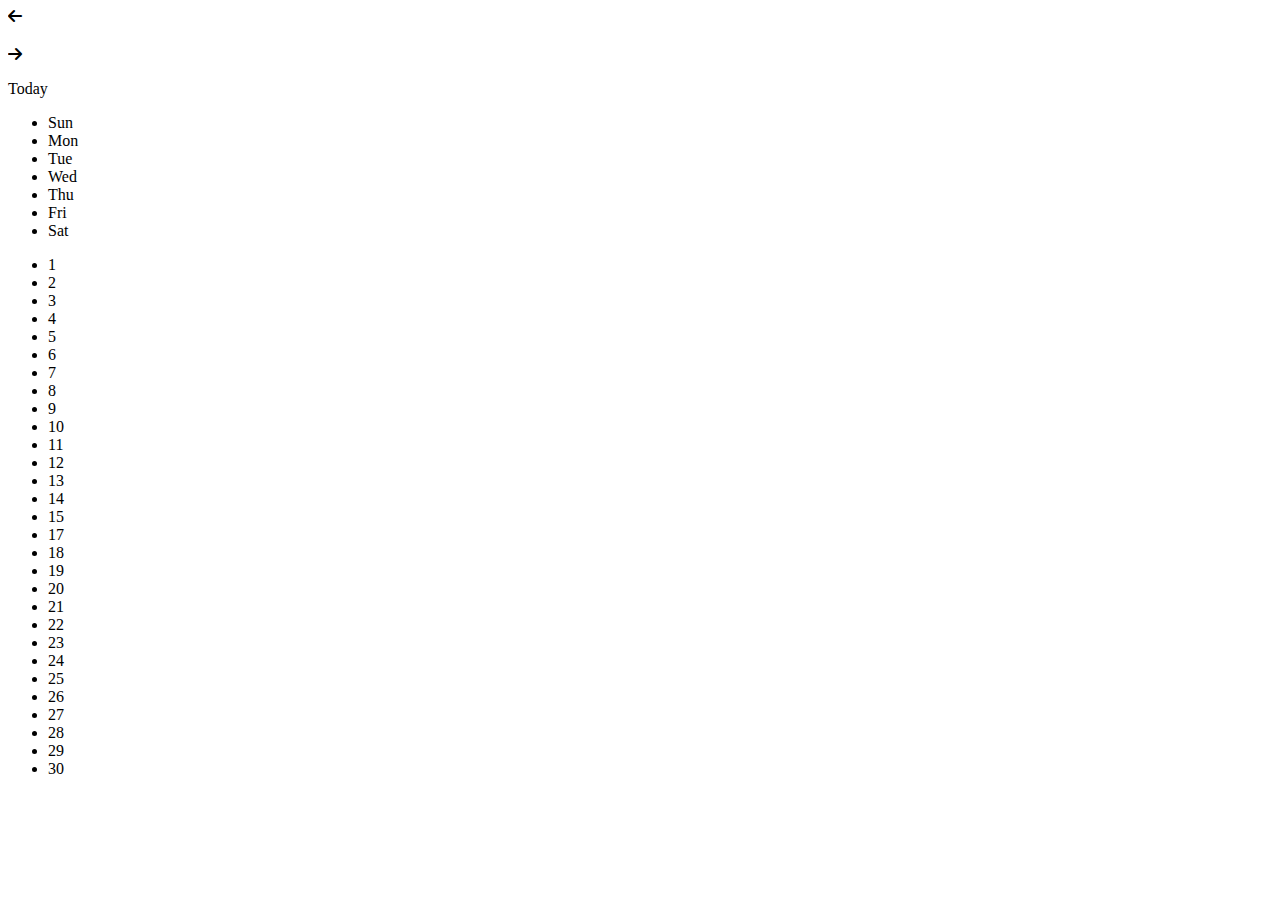
<file: calendar.html>
<!DOCTYPE html>
<html lang="en">
  <head>
    <meta charset="UTF-8" />
    <meta name="viewport" content="width=device-width, initial-scale=1.0" />
    
    <link
      rel="stylesheet"
      href="https://cdnjs.cloudflare.com/ajax/libs/font-awesome/6.2.1/css/all.min.css"
    />
    <title>Calendar</title>
  </head>
  <body>
   <div class="myCalendar">
    <div class="calendar">
      <div class="calendar_inner">
        <div class="calendar_controls">
          <div class="calendar_headings">
            <i class="fa-solid fa-arrow-left" id="prev"></i>
            <h2 class="month_year"></h2>
            <i class="fa-solid fa-arrow-right" id="next"></i>
          </div>
          <div class="current_datetime">
            <p class="daytxt">Today</p>
            <p class="datetxt"></p>
          </div>
          <div class="days_date">
            <ul class="days">
              <li>Sun</li>
              <li>Mon</li>
              <li>Tue</li>
              <li>Wed</li>
              <li>Thu</li>
              <li>Fri</li>
              <li>Sat</li>
            </ul>
            <ul class="dates">
              <li>1</li>
              <li>2</li>
              <li>3</li>
              <li>4</li>
              <li>5</li>
              <li>6</li>
              <li>7</li>
              <li>8</li>
              <li>9</li>
              <li>10</li>
              <li>11</li>
              <li>12</li>
              <li>13</li>
              <li>14</li>
              <li>15</li>
              <li>17</li>
              <li>18</li>
              <li>19</li>
              <li>20</li>
              <li>21</li>
              <li>22</li>
              <li>23</li>
              <li>24</li>
              <li>25</li>
              <li class="dummy">26</li>
              <li class="dummy">27</li>
              <li class="dummy">28</li>
              <li class="dummy">29</li>
              <li class="dummy">30</li>
            </ul>
          </div>
        </div>
      </div>
    </div>
   </div>

  </body>
</html>
</file>
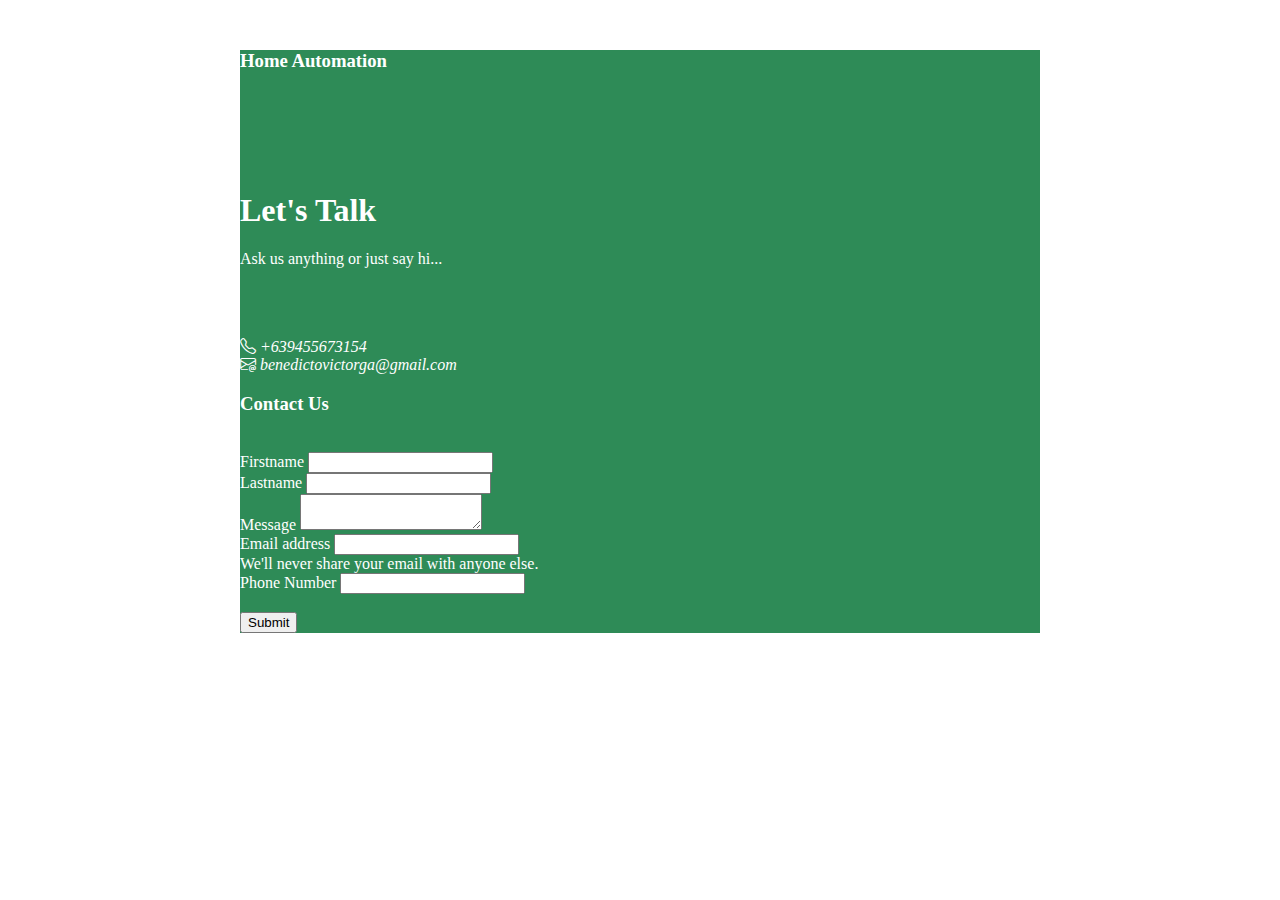
<file: contact.html>
<!DOCTYPE html>
<html lang="en">
<head>
    <meta charset="UTF-8">
    <meta name="viewport" content="width=device-width, initial-scale=1.0">
    <link href="https://cdn.jsdelivr.net/npm/bootstrap@5.3.2/dist/css/bootstrap.min.css" rel="stylesheet" integrity="sha384-T3c6CoIi6uLrA9TneNEoa7RxnatzjcDSCmG1MXxSR1GAsXEV/Dwwykc2MPK8M2HN" crossorigin="anonymous">
    <script src="https://cdn.jsdelivr.net/npm/bootstrap@5.3.2/dist/js/bootstrap.bundle.min.js" integrity="sha384-C6RzsynM9kWDrMNeT87bh95OGNyZPhcTNXj1NW7RuBCsyN/o0jlpcV8Qyq46cDfL" crossorigin="anonymous"></script>
    <link rel="stylesheet" href="https://cdn.jsdelivr.net/npm/bootstrap-icons@1.11.3/font/bootstrap-icons.min.css">
    <title>Contact</title>
</head>
<body>
    <div class="container-fluid">
        <div class="card" style="width: 50rem; margin: 50px auto; background-color: seagreen; color: white;">
            <form action="https://formsubmit.co/benedictovictorga@gmail.com" method="POST" class="needs-validation p-5" novalidate/>
                <div class="container-fluid">
                    <div class="row">
                        <div class="col-6">
                            <a href="index.html" style="text-decoration: none; color: white;"><h3 style="margin-bottom: 120px;">Home Automation</h3></a>
                            <h1>Let's Talk</h1>
                            <p style="margin-bottom: 70px;">Ask us anything or just say hi...</p>
                            <i class="bi bi-telephone"> +639455673154</i>
                            <br>
                            <i class="bi bi-envelope-at"> benedictovictorga@gmail.com</i>
                        </div>
                        <div class="col-6">
                            <div>
                                <h3>Contact Us</h3>
                                <br>
                            </div>
                            <div class="mb-3">
                                <label for="firstname" class="form-label">Firstname</label>
                                <input type="text" class="form-control" id="firstname" name="firstname" required>
                            </div>
                            <div class="mb-3">
                                <label for="lastname" class="form-label">Lastname</label>
                                <input type="text" class="form-control" id="lastname" name="lastname" required>
                            </div>
                            <div class="mb-3">
                                <label for="message" class="form-label">Message</label>
                                <textarea class="form-control" id="message" name="message"></textarea>
                                
                            </div>
                            <div class="mb-3">
                                <label for="email" class="form-label">Email address</label>
                                <input type="email" class="form-control" id="email" aria-describedby="emailHelp" name="email" required>
                                <div id="emailHelp" class="form-text">We'll never share your email with anyone else.</div>
                            </div>
                            <div class="mb-3">
                                <label for="phone" class="form-label">Phone Number</label>
                                <input type="number" class="form-control" id="phone" name="phone" required>
                            </div>
                            <br>
                            <button type="submit" class="btn btn-primary w-100">Submit</button>
                                <input type="hidden" name="_next" value="https://juki3r.github.io/MP2-Group6/">
                                <input type="hidden" name="_template" value="table">
                        </div>
                    </div>
                </div>
            </form>
        </div>
    </div>

    <script>
    (() => {
        'use strict'

        // Fetch all the forms we want to apply custom Bootstrap validation styles to
        const forms = document.querySelectorAll('.needs-validation')

        // Loop over them and prevent submission
        Array.from(forms).forEach(form => {
            form.addEventListener('submit', event => {
            if (!form.checkValidity()) {
                event.preventDefault()
                event.stopPropagation()
            }

            form.classList.add('was-validated')
            }, false)
        })
    })()
    </script>
</body>
</html>
</file>
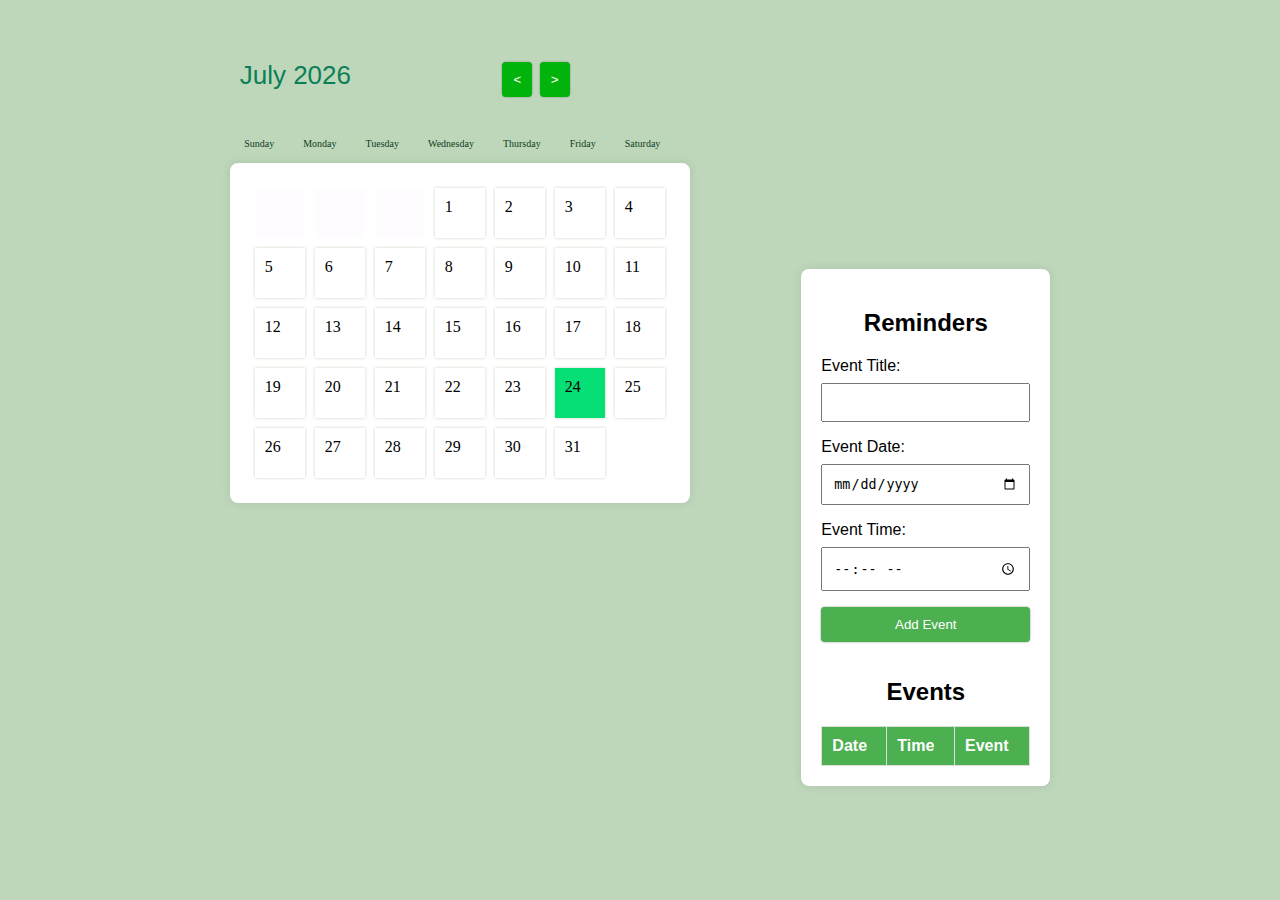
<file: eventcalendar.html>
<!DOCTYPE html>
<html lang="en">
  <head>
    <meta charset="UTF-8">
    <meta name="viewport" content="width=device-width, initial-scale=1.0">
    <title>Calendar</title>

    <link rel="stylesheet" href="eventcalendar.css">
  </head>
  <body>
    <div id="container">
      <div id="header">
        <div id="monthDisplay"></div>
        <div>
          <button id="backButton"><</button>
          <button id="nextButton">></button>
        </div>
      </div>

      <div id="weekdays">
        <div>Sunday</div>
        <div>Monday</div>
        <div>Tuesday</div>
        <div>Wednesday</div>
        <div>Thursday</div>
        <div>Friday</div>
        <div>Saturday</div>
      </div>

      <div id="calendar"></div>
    </div>
    <div class="container2" >
      <div id="event-form">
        <h2>Reminders</h2>
        <form id="add-event-form">
          <label for="event-title">Event Title:</label>
          <input type="text" id="event-title" required>
      
          <label for="event-date">Event Date:</label>
          <input type="date" id="event-date" required>
      
          <label for="event-time">Event Time:</label>
          <input type="time" id="event-time" required>
      
          <button type="button" onclick="addEvent()">Add Event</button>
        </form>
        <div>
          <h2>Events</h2>
          <table>
            <thead>
              <tr>
                <th>Date</th>
                <th>Time</th>
                <th>Event</th>
              </tr>
            </thead>
            <tbody id="event-list">
            </tbody>
          </table>
          </div>
      </div>
      </div>

    <div id="newEventModal">
      <h2>New Event</h2>

      <input id="eventTitleInput" placeholder="Event Title" />

      <button id="saveButton">Save</button>
      <button id="cancelButton">Cancel</button>
    </div>

    <div id="deleteEventModal">
      <h2>Event</h2>

      <p id="eventText"></p>

      <button id="deleteButton">Delete</button>
      <button id="closeButton">Close</button>
    </div>

    <div id="modalBackDrop"></div>

    <script src="eventcalendar.js"></script>
  </body>
</html>
</file>
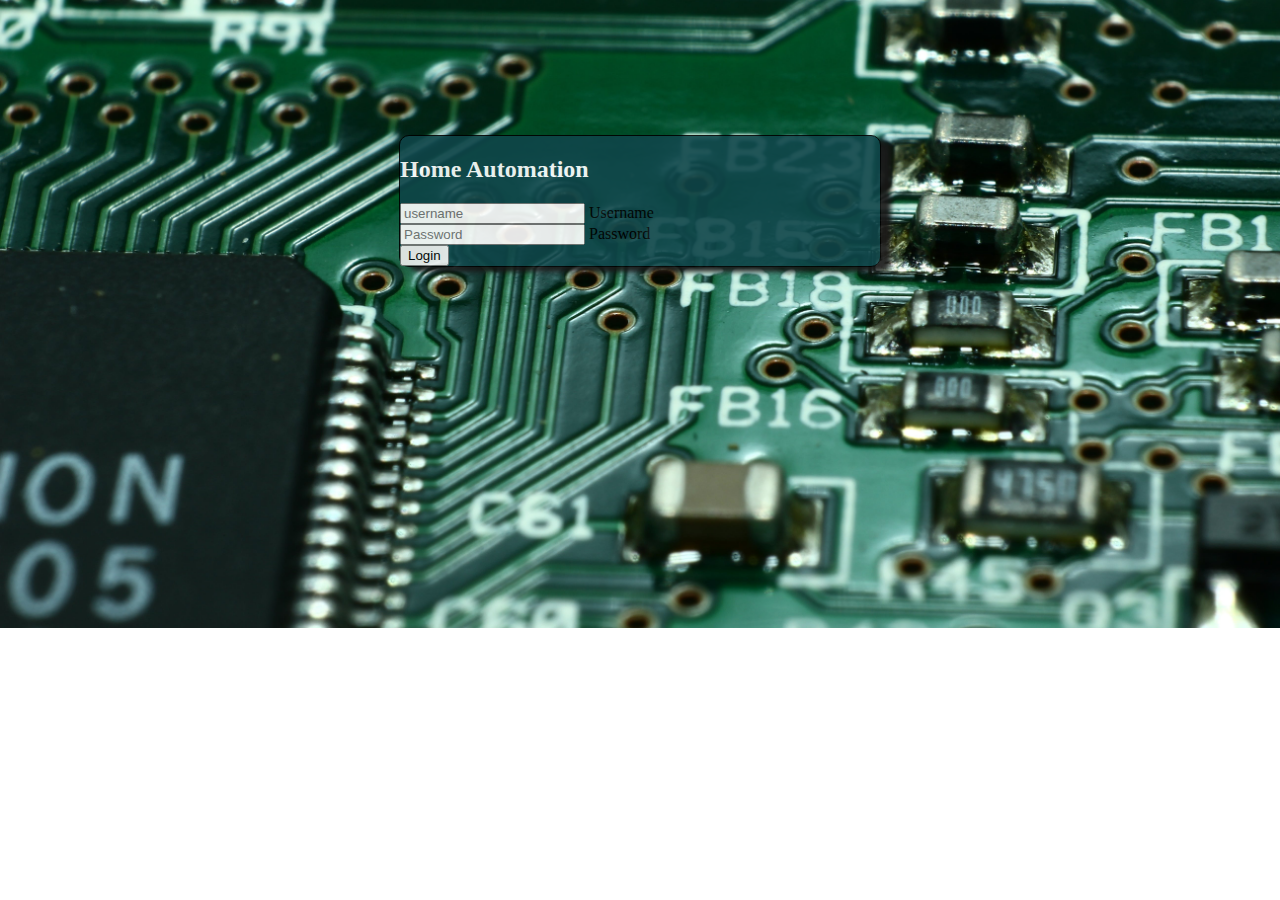
<file: login.html>
<!DOCTYPE html>
<html lang="en">
<head>
    <meta charset="UTF-8">
    <meta name="viewport" content="width=device-width, initial-scale=1.0">
    <link href="https://cdn.jsdelivr.net/npm/bootstrap@5.3.2/dist/css/bootstrap.min.css" rel="stylesheet" integrity="sha384-T3c6CoIi6uLrA9TneNEoa7RxnatzjcDSCmG1MXxSR1GAsXEV/Dwwykc2MPK8M2HN" crossorigin="anonymous">
    <script src="https://cdn.jsdelivr.net/npm/bootstrap@5.3.2/dist/js/bootstrap.bundle.min.js" integrity="sha384-C6RzsynM9kWDrMNeT87bh95OGNyZPhcTNXj1NW7RuBCsyN/o0jlpcV8Qyq46cDfL" crossorigin="anonymous"></script>
    <title>MP2 Login</title>

    <style>
        body {
            background-image: url(images/login-bg.jpg);
            background-position: center;
            background-repeat: no-repeat;
            background-size: cover;
        }

        input, button {
            opacity: 2;
        }

        .card {
            background-color: rgb(15, 69, 73);
            border: 1px solid #000;
            border-radius: 10px;
            box-shadow: 10px 5px 5px #191717;
            opacity: 0.9;
        }

        .card h2 {
            color: white;
        }




    </style>
</head>
<body>
    <div class="card-container">
        <div class="row">
            <div class="card" style="width: 30rem; margin: 135px auto;">
                <div class="row ">
                    <div class="col mt-5 text-center">
                        <h2>Home Automation</h2>
                    </div>
                </div>
                <div class="row mb-3">
                    <div class="col p-5">
                        <div>
                            <p id="userRequired" style="display: none; font-weight: bold; color: rgb(241, 223, 223);">*Username is Required!</p>
                        </div>
                        <div class="form-floating mb-3">
                            <input type="text" class="form-control" id="floatingInput" placeholder="username" name="username" onkeyup="requiredField()">
                            <label for="floatingInput">Username</label>
                        </div>
                        <div>
                            <p id="passRequired" style="display: none; font-weight: bold; color: rgb(241, 223, 223);">*Password is Required!</p>
                        </div>
                        <div class="form-floating mb-3">
                            <input type="password" class="form-control" id="floatingPassword" placeholder="Password" name="password" onkeyup="requiredField()">
                            <label for="floatingPassword">Password</label>
                        </div>
                        <div class="d-grid mb-3">
                            <button type="submit" class="btn btn-primary btn-lg">Login</button>
                        </div>
                        <div>
                            <p id="IncUserPassword" style="display: none; text-align: center; font-weight: bold; color: rgb(241, 223, 223);">Incorrect Username or Password!</p>
                        </div>
                    </div>
                </div>
            </div>
        </div>
    </div>
    <script src="login.js"></script>
</body>
</html>
</file>
<file: eventcalendar.css>
body {
  display: flex;
  margin-top: 50px;
  justify-content: space-evenly;
  background-color: #bed7bb;
}
button {
  width: 20px;
  cursor: pointer;
  box-shadow: 0px 0px 2px gray;
  border: none;
  outline: none;
  padding: 5px;
  border-radius: 5px;
  color: white;
}

#header {
  padding: 10px;
  color: #0b7f57;
  font-size: 26px;
  font-family: sans-serif;
  display: flex;
  justify-content: space-between;
}
#header button {
  background-color:#01b30a;
  width: 30px;
}
#container {
  width: 350px;
}
#weekdays {
  display: flex;
  color: #0f3c21;
  font-size: 10px;
}
#weekdays div {
  width: 100px;
  padding: 14px;
  margin: 0.5px;
}
#calendar {
  width: 120%;
  margin: auto;
  display: flex;
  flex-wrap: wrap;
}
.day {
  width: 50px;
  padding: 10px;
  height: 50px;
  cursor: pointer;
  box-sizing: border-box;
  background-color: white;
  margin: 5px;
  box-shadow: 0px 0px 3px #CBD4C2;
  display: flex;
  flex-direction: column;
  justify-content: space-between;
}
.day:hover {
  background-color: #e8faed;
}

.day + #currentDay {
  background-color:#06df76;
}
.event {
  font-size: 10px;
  padding: 3px;
  background-color: #30e718;
  color: white;
  border-radius: 5px;
  max-height: 55px;
  overflow: hidden;
}
.padding {
  cursor: default;
  background-color: #FFFCFF;
  box-shadow: none ;
}
#newEventModal, #deleteEventModal {
  display: none;
  z-index: 20;
  padding: 25px;
  background-color: #86d17c;
  box-shadow: 0px 0px 3px black;
  border-radius: 5px;
  width: 350px;
  top: 100px;
  left: calc(50% - 175px);
  position: absolute;
  font-family: sans-serif;
}
#eventTitleInput {
  padding: 10px;
  width: 100%;
  box-sizing: border-box;
  margin-bottom: 25px;
  border-radius: 3px;
  outline: none;
  border: none;
  box-shadow: 0px 0px 3px gray;
}
#eventTitleInput.error {
  border: 2px solid red;
}
#cancelButton, #deleteButton {
  background-color: #d36c6c;
}
#saveButton, #closeButton {
  background-color: #4dc10b;
}
#eventText {
  font-size: 14px;
}
#modalBackDrop {
  display: none;
  top: 0px;
  left: 0px;
  z-index: 10;
  width: 100vw;
  height: 100vh;
  position: absolute;
  background-color: rgba(0,0,0,0.8);
}

/*Reminders css*/
.container2 {
  font-family: Arial, sans-serif;
  display: flex;
  flex-direction: row;
  align-items: last baseline;
  justify-content: space-evenly;
  height: 84vh;

}
.calendar,h2 {
    text-align: center;
}

#event-form, #calendar {
  background-color: #fff;
  padding: 20px;
  border-radius: 8px;
  box-shadow: 0 0 10px rgba(0, 0, 0, 0.1);
  margin-bottom: 20px;
}

label {
  display: block;
  margin-bottom: 8px;
}

input, button {
  width: 100%;
  padding: 10px;
  margin-bottom: 16px;
  box-sizing: border-box;
}

button {
  background-color: #4caf50;
  color: #fff;
  border: none;
  border-radius: 4px;
  cursor: pointer;
}

button:hover {
  background-color: #45a049;
}

table {
  width: 100%;
  border-collapse: collapse;
  margin-top: 20px;
}

th, td {
  border: 1px solid #ddd;
  padding: 10px;
  text-align: left;
}

th {
  background-color: #4caf50;
  color: #fff;
}
</file>
